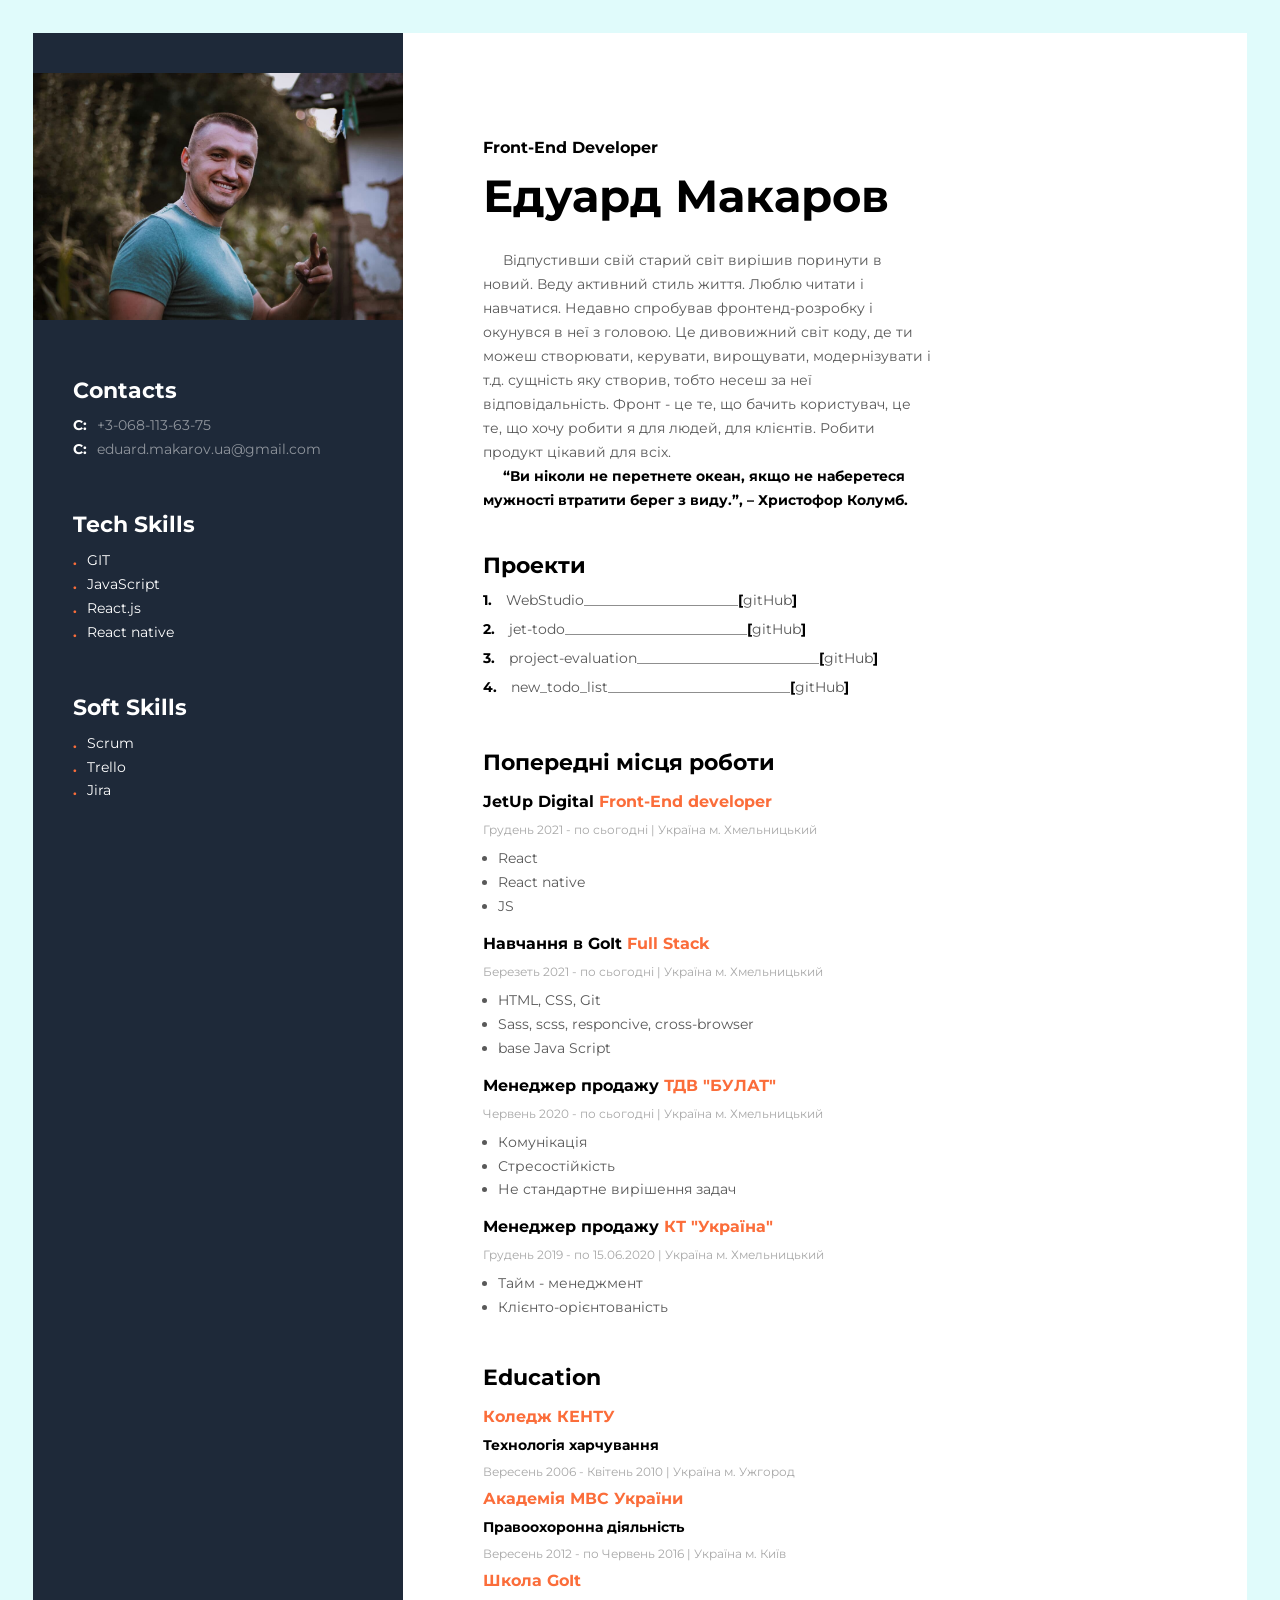
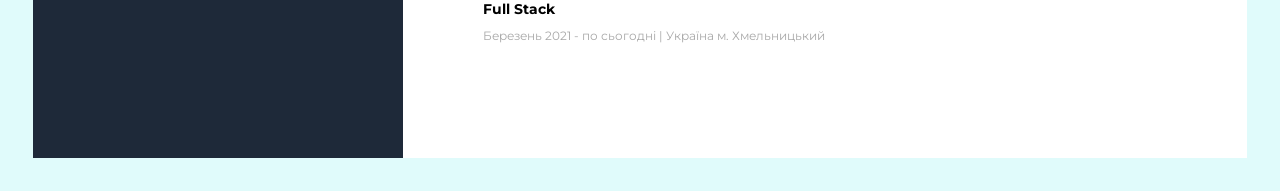
<file: index.html>
<!DOCTYPE html>
<html lang="en">
  <head>
    <meta charset="UTF-8" />
    <meta name="viewport" content="width=device-width, initial-scale=1.0" />
    <title>my resume</title>
    <link rel="preconnect" href="https://fonts.gstatic.com" />
    <link
      href="https://fonts.googleapis.com/css2?family=Montserrat:wght@400;700&display=swap"
      rel="stylesheet"
    />
    <link rel="stylesheet" href="./css/main.css" />
  </head>
  <body>
    <div class="main_conteiner">
      <div class="main-content">
        <section class="about">
          <h3 class="about__profession-title title-third">
            Front-End Developer
          </h3>
          <h1 class="about__name-title">Едуард Макаров</h1>
          <p class="about__content">
            Відпустивши свій старий світ вирішив поринути в новий. Веду активний
            стиль життя. Люблю читати і навчатися. Недавно спробував
            фронтенд-розробку і окунувся в неї з головою. Це дивовижний світ
            коду, де ти можеш створювати, керувати, вирощувати, модернізувати і
            т.д. сущність яку створив, тобто несеш за неї відповідальність.
            Фронт - це те, що бачить користувач, це те, що хочу робити я для
            людей, для клієнтів. Робити продукт цікавий для всіх.
            <span class="quote"
              >“Ви ніколи не перетнете океан, якщо не наберетеся мужності
              втратити берег з виду.”, – Христофор Колумб.</span
            >
          </p>
        </section>
        <section class="projects">
          <h2 class="pojects__title title-secondary">Проекти</h2>
          <ol class="projects__works-list">
            <li class="projects__item">
              <a
                href="https://grifon23.github.io/goit-markup-hw-08/"
                class="projects__link link"
                >WebStudio<span class="line">______________________</span
                ><span class="symbol">[</span
                ><a
                  class="projects__link link"
                  href="https://github.com/grifon23/goit-markup-hw-08"
                  >gitHub</a
                ><span class="symbol">]</span></a
              >
            </li>
            <li class="projects__item">
              <a
                href="https://grifon23.github.io/jet-todo/"
                class="projects__link link"
                >jet-todo<span class="line">__________________________</span
                ><span class="symbol">[</span
                ><a
                  class="projects__link link"
                  href="https://github.com/grifon23/jet-todo"
                  >gitHub</a
                ><span class="symbol">]</span></a
              >
            </li>
            <!-- xxxxxx -->
            <li class="projects__item">
              <a
                href="https://grifon23.github.io/project-evaluation/"
                class="projects__link link"
                >project-evaluation<span class="line"
                  >__________________________</span
                ><span class="symbol">[</span
                ><a
                  class="projects__link link"
                  href="https://github.com/grifon23/project-evaluation"
                  >gitHub</a
                ><span class="symbol">]</span></a
              >
            </li>
            <!-- xxxxxx -->
            <li class="projects__item">
              <a
                href="https://grifon23.github.io/-new_todo_list/"
                class="projects__link link"
                >new_todo_list<span class="line"
                  >__________________________</span
                ><span class="symbol">[</span
                ><a
                  class="projects__link link"
                  href="https://github.com/grifon23/-new_todo_list"
                  >gitHub</a
                ><span class="symbol">]</span></a
              >
            </li>
          </ol>
        </section>
        <section class="experience">
          <h2 class="experience__title title-secondary">
            Попередні місця роботи
          </h2>
          <div>
            <h3 class="experience__title-post title-third">
              JetUp Digital<span class="change-words">
                Front-End developer</span
              >
            </h3>
            <p class="experience__date">
              Грудень 2021 - по сьогодні | Україна м. Хмельницький
            </p>
            <ul class="experience__list">
              <li class="experience__item">
                <p class="experience__content">React</p>
              </li>
              <li class="experience__item">
                <p class="experience__content">React native</p>
              </li>
              <li class="experience__item">
                <p class="experience__content">JS</p>
              </li>
            </ul>
          </div>
          <div>
            <h3 class="experience__title-post title-third">
              Навчання в GoIt <span class="change-words">Full Stack</span>
            </h3>
            <p class="experience__date">
              Березеть 2021 - по сьогодні | Україна м. Хмельницький
            </p>
            <ul class="experience__list">
              <li class="experience__item">
                <p class="experience__content">HTML, CSS, Git</p>
              </li>
              <li class="experience__item">
                <p class="experience__content">
                  Sass, scss, responcive, cross-browser
                </p>
              </li>
              <li class="experience__item">
                <p class="experience__content">base Java Script</p>
              </li>
            </ul>
          </div>

          <h3 class="experience__title-post title-third">
            Менеджер продажу <span class="change-words">ТДВ "БУЛАТ"</span>
          </h3>
          <p class="experience__date">
            Червень 2020 - по сьогодні | Україна м. Хмельницький
          </p>
          <ul class="experience__list">
            <li class="experience__item">
              <p class="experience__content">Комунікація</p>
            </li>
            <li class="experience__item">
              <p class="experience__content">Стресостійкість</p>
            </li>
            <li class="experience__item">
              <p class="experience__content">Не стандартне вирішення задач</p>
            </li>
          </ul>
          <h3 class="experience__title-post title-third">
            Менеджер продажу <span class="change-words">КТ "Україна"</span>
          </h3>
          <p class="experience__date">
            Грудень 2019 - по 15.06.2020 | Україна м. Хмельницький
          </p>
          <ul class="experience__list">
            <li class="experience__item">
              <p class="experience__content">Тайм - менеджмент</p>
            </li>
            <li class="experience__item">
              <p class="experience__content">Клієнто-орієнтованість</p>
            </li>
          </ul>
        </section>
        <section class="education">
          <h2 class="education__title title-secondary">Education</h2>
          <ul class="decoration-none education__list">
            <li>
              <p class="education__university">Коледж КЕНТУ</p>
              <p class="education__profession">Технологія харчування</p>
              <p class="experience__date">
                Вересень 2006 - Квітень 2010 | Україна м. Ужгород
              </p>
            </li>
            <li>
              <p class="education__university">Академія МВС України</p>
              <p class="education__profession">Правоохоронна діяльність</p>
              <p class="experience__date">
                Вересень 2012 - по Червень 2016 | Україна м. Київ
              </p>
            </li>
            <li>
              <p class="education__university">Школа GoIt</p>
              <p class="education__profession">Full Stack</p>
              <p class="experience__date">
                Березень 2021 - по сьогодні | Україна м. Хмельницький
              </p>
            </li>
          </ul>
        </section>
      </div>
      <aside class="aside-bar">
        <img src="./foto/myFoto.jpg" alt="Eduard Makarov" width="370" />
        <section class="contacts">
          <h2 class="contacts__title title-secondary title-secondary--white">
            Contacts
          </h2>
          <ul class="contacts__list decoration-none">
            <li>
              <span class="contacts__symbol">C:</span
              ><a class="contacts__link link" href="tel:+30681136375"
                >+3-068-113-63-75</a
              >
            </li>
            <li>
              <span class="contacts__symbol">C:</span
              ><a
                class="contacts__link link"
                href="mailto:shuklin.eduard@gmail.com"
                >eduard.makarov.ua@gmail.com</a
              >
            </li>
          </ul>
        </section>
        <section class="tech-skill">
          <h2 class="tech-skill__title title-secondary title-secondary--white">
            Tech Skills
          </h2>
          <ul class="tech-skill_-list">
            <li class="tech-skill__item">
              <p class="tech-skill__content">GIT</p>
            </li>
            <li class="tech-skill__item">
              <p class="tech-skill__content">JavaScript</p>
            </li>
            <li class="tech-skill__item">
              <p class="tech-skill__content">React.js</p>
            </li>
            <li class="tech-skill__item">
              <p class="tech-skill__content">React native</p>
            </li>
          </ul>
        </section>
        <section class="soft-skills">
          <h2 class="soft-skills__title title-secondary title-secondary--white">
            Soft Skills
          </h2>
          <ul class="soft-skills__list">
            <li class="soft-skills__item">
              <p class="soft-skills__content">Scrum</p>
            </li>
            <li class="soft-skills__item">
              <p class="soft-skills__content">Trello</p>
            </li>
            <li class="soft-skills__item">
              <p class="soft-skills__content">Jira</p>
            </li>
          </ul>
        </section>
      </aside>
    </div>
  </body>
</html>
</file>
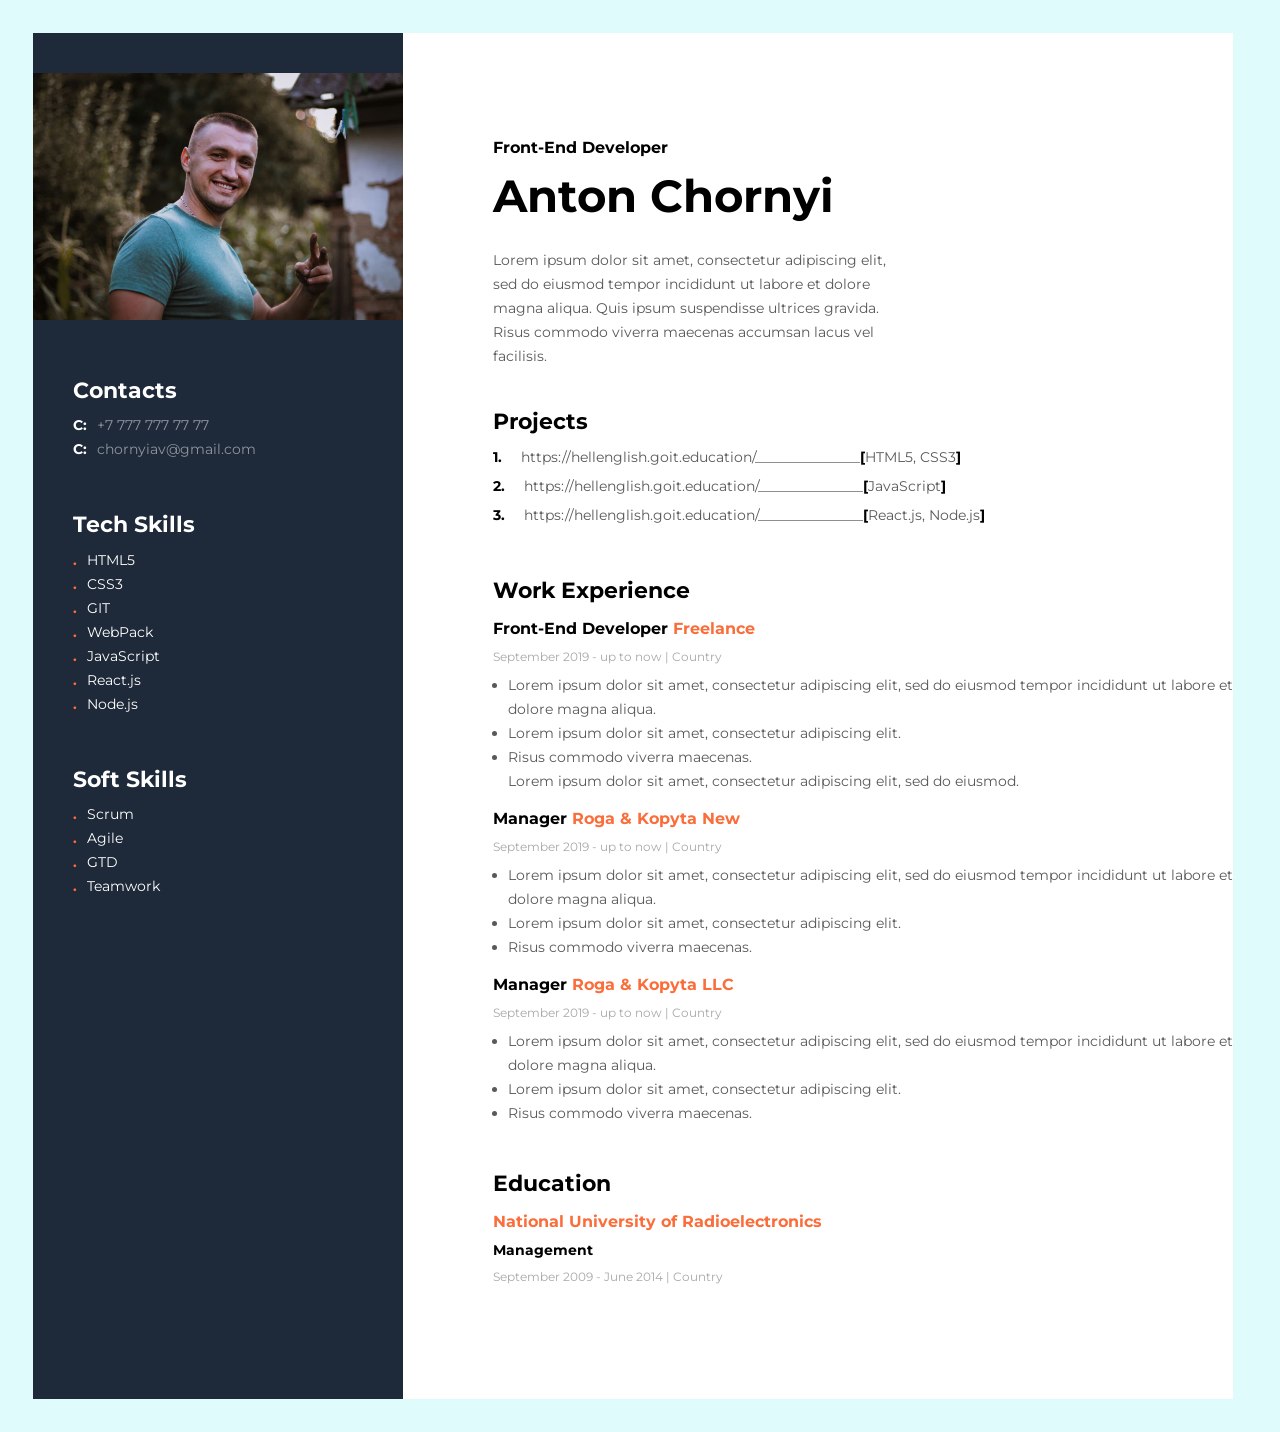
<file: my resume/index.html>
<!DOCTYPE html>
<html lang="en">
  <head>
    <meta charset="UTF-8" />
    <meta name="viewport" content="width=device-width, initial-scale=1.0" />
    <title>my resume</title>
    <link rel="preconnect" href="https://fonts.gstatic.com" />
    <link
      href="https://fonts.googleapis.com/css2?family=Montserrat:wght@400;700&display=swap"
      rel="stylesheet"
    />
    <link rel="stylesheet" href="./css/main.css"/>
  </head>
  <body>
    <div class="main_conteiner">
      <div class="main-content">
        <section class="about">
      <h3 class="about__profession-title title-third">Front-End Developer</h3>
      <h1 class="about__name-title">Anton Chornyi</h1>
      <p class="about__content">
        Lorem ipsum dolor sit amet, consectetur adipiscing elit, sed do eiusmod
        tempor incididunt ut labore et dolore magna aliqua. Quis ipsum
        suspendisse ultrices gravida. Risus commodo viverra maecenas accumsan
        lacus vel facilisis.
      </p>
    </section>
    <section class="projects">
      <h2 class="pojects__title title-secondary">Projects</h2>
      <ol class="projects__works-list">
        <li class="projects__item">
          <a href="" class="projects__link link"
            >https://hellenglish.goit.education/<span class="line">_______________</span><span class="symbol">[</span>HTML5, CSS3<span class="symbol">]</span></a
            
          >
        </li>
        <li class="projects__item">
          <a href="" class="projects__link link"
            >https://hellenglish.goit.education/<span class="line">_______________</span><span class="symbol">[</span>JavaScript<span class="symbol">]</span></a
          >
        </li>
        <li class="projects__item">
          <a href="" class="projects__link link"
            >https://hellenglish.goit.education/<span class="line">_______________</span><span class="symbol">[</span>React.js, Node.js<span class="symbol">]</span></a
          >
        </li>
      </ol>
    </section>
    <section class="experience">
      <h2 class="experience__title title-secondary">Work Experience</h2>
      <h3 class="experience__title-post title-third">Front-End Developer <span class="change-words">Freelance</span>  </h3>
      <p class="experience__date">September 2019 - up to now | Country</p>
      <ul class="experience__list">
        <li class="experience__item">
          <p class="experience__content">
            Lorem ipsum dolor sit amet, consectetur adipiscing elit, sed do eiusmod tempor incididunt ut labore et dolore magna aliqua. 
          </p>
        </li>
        <li class="experience__item">
          <p  class="experience__content">
            Lorem ipsum dolor sit amet, consectetur adipiscing elit.
          </p>
        </li>
        <li class="experience__item">
          <p  class="experience__content">
            Risus commodo viverra maecenas. 
          </p>
        </li>
        <l class="experience__item">
          <p  class="experience__content">
            Lorem ipsum dolor sit amet, consectetur adipiscing elit, sed do eiusmod. 
          </p>
        </li>
      </ul>
      <h3 class="experience__title-post title-third">Manager <span class="change-words">Roga & Kopyta New</span> </h3>
      <p class="experience__date">September 2019 - up to now | Country</p>
       <ul class="experience__list">
        <li class="experience__item">
          <p class="experience__content">
            Lorem ipsum dolor sit amet, consectetur adipiscing elit, sed do eiusmod tempor incididunt ut labore et dolore magna aliqua. 
          </p>
        </li>
        <li class="experience__item">
          <p  class="experience__content">
            Lorem ipsum dolor sit amet, consectetur adipiscing elit.
          </p>
        </li>
        <li class="experience__item">
          <p  class="experience__content">
            Risus commodo viverra maecenas. 
          </p>
        </li>
      </ul>
      <h3 class="experience__title-post title-third">Manager  <span class="change-words">Roga & Kopyta LLC</span></h3>
      <p class="experience__date">September 2019 - up to now | Country</p>
       <ul class="experience__list">
        <li class="experience__item">
          <p class="experience__content">
            Lorem ipsum dolor sit amet, consectetur adipiscing elit, sed do eiusmod tempor incididunt ut labore et dolore magna aliqua. 
          </p>
        </li>
        <li class="experience__item">
          <p  class="experience__content">
            Lorem ipsum dolor sit amet, consectetur adipiscing elit.
          </p>
        </li>
        <li class="experience__item">
          <p  class="experience__content">
            Risus commodo viverra maecenas. 
          </p>
        </li>
      </ul>
    </section>
    <section class="education">
      <h2 class="education__title title-secondary">Education</h2>
      <p class="education__university">National University of Radioelectronics</p>
      <p class="education__profession">Management</p>
      <p class="experience__date">September 2009 - June 2014   |   Country</p>
    </section>


      </div>
  <aside class="aside-bar">
      <img  src="./foto/myFoto.jpg" alt="Eduard Makarov" width = "370">
      <section class="contacts">
        <h2 class="contacts__title title-secondary title-secondary--white">
          Contacts
        </h2>
        <ul class="contacts__list decoration-none">
          <li>
            <span class="contacts__symbol">C:</span><a class="contacts__link link" href="tel:+7 777 777 77 77">+7 777 777 77 77</a>
          </li>
          <li> <span class="contacts__symbol">C:</span><a class="contacts__link link" href="mailto:chornyiav@gmail.com">chornyiav@gmail.com</a></li>
        </ul>
      </section>
      <section class="tech-skill">
        <h2 class="tech-skill__title title-secondary title-secondary--white">Tech Skills</h2>
        <ul class="tech-skill_-list">
          <li class="tech-skill__item">
            <p class="tech-skill__content">
              HTML5
            </p>
          </li>
          <li class="tech-skill__item">
            <p class="tech-skill__content">
CSS3
            </p>
          </li>
          <li class="tech-skill__item">
            <p class="tech-skill__content">
GIT
            </p>
          </li>
          <li class="tech-skill__item">
            <p class="tech-skill__content">
WebPack
            </p>
          </li>
          <li class="tech-skill__item">
            <p class="tech-skill__content">
JavaScript
            </p>
          </li>
          <li class="tech-skill__item">
            <p class="tech-skill__content">
React.js
            </p>
          </li>
          <li class="tech-skill__item">
            <p class="tech-skill__content">
Node.js
            </p>
          </li>
        </ul>
      </section>
      <section class="soft-skills">
        <h2 class="soft-skills__title title-secondary title-secondary--white">Soft Skills</h2>
        <ul class="soft-skills__list">
          <li class="soft-skills__item">
            <p class="soft-skills__content">
              Scrum
            </p>
          </li>
          <li class="soft-skills__item">
            <p class="soft-skills__content">
              Agile
            </p>
          </li>
          <li class="soft-skills__item">
            <p class="soft-skills__content">
              GTD
            </p>
          </li>
          <li class="soft-skills__item">
            <p class="soft-skills__content">
              Teamwork
            </p>
          </li>
        </ul>
      </section>
        </aside>
    </div>
   
  
  </body>
</html>
</file>
<file: css/main.css>
:root {
  --title-color: #000000;
  --content-color: #595959;
  --change-color: #fb6d3a;
  --white-color: #ffffff;
  --date-color: #a8a8a8;
  --aside-bar: #1e2939;
}

h1,
h2,
h3,
p,
ol,
ul {
  margin-top: 0px;
  margin-bottom: 0px;
}
.link {
  text-decoration: none;
  margin-top: 0px;
  margin-bottom: 0px;
}
.decoration-none {
  list-style-type: none;
}
body {
  font-family: "Montserrat", sans-serif;
  font-style: normal;
  font-weight: normal;
  font-size: 14px;
  line-height: 1.71;

  color: var(--content-color);

  background-color: #15e7e721;
  padding: 25px;
}

.main_conteiner {
  display: flex;
  flex-direction: row-reverse;
  /* width: 1200px; */

  background-color: var(--white-color);
}
.title-secondary {
  font-weight: bold;
  font-size: 22px;
  line-height: 1.22;

  color: var(--title-color);
}
.title-secondary--white {
  color: var(--white-color);
}
.title-third {
  margin-bottom: 10px;

  font-weight: bold;
  font-size: 16px;
  line-height: 1.25;

  color: var(--title-color);
}
/* main_content_section */
.main-content {
  margin: 105px 40px 105px 80px;
  width: 60%;
}
/* about me section */
.about {
  max-width: 450px;
  margin-bottom: 40px;
}

.about__name-title {
  margin-bottom: 25px;

  font-weight: bold;
  font-size: 45px;
  line-height: 1.25;

  color: var(--title-color);
}
.about__content {
  text-indent: 20px;
  font-weight: normal;
  font-size: 14px;
  line-height: 1.71;

  color: var(--content-color);
}

.quote {
  display: block;
  text-indent: 20px;
  font-weight: bold;
  font-size: 14px;
  line-height: 1.71;
  color: var(--title-color);
}
/* projects */
.projects {
  margin-bottom: 50px;
}
.pojects__title {
  margin-bottom: 10px;
}
.projects__works-list {
  padding-left: 0px;
  list-style-type: none;
  counter-reset: num;
}
.projects__item::before {
  content: counter(num) ". ";
  counter-increment: num;
  margin-right: 10px;

  font-weight: bold;
  color: var(--title-color);
}

.projects__item {
  margin-bottom: 5px;
}
.projects__link {
  font-weight: normal;
  font-size: 14px;
  line-height: 1.71;

  color: var(--content-color);
}
.symbol {
  font-weight: bold;
  color: var(--title-color);
}
/* Work Experience */
.experience {
  margin-bottom: 45px;
}
.experience__title {
  margin-bottom: 15px;
}

.change-words {
  color: var(--change-color);
}
.experience__date {
  margin-bottom: 10px;

  font-weight: normal;
  font-size: 12px;
  line-height: 1.25;

  color: var(--date-color);
}
.experience__list {
  padding-left: 15px;
  margin-bottom: 15px;
}
/* education */
.education__title {
  margin-bottom: 15px;
}

.education__university {
  margin-bottom: 10px;

  font-weight: bold;
  font-size: 16px;
  line-height: 20px;

  color: var(--change-color);
}
.education__profession {
  margin-bottom: 10px;

  font-weight: bold;
  font-size: 14px;
  line-height: 1.21;

  color: var(--title-color);
}
.education__list {
  padding-left: 0px;
}
/* aside-bar */
.aside-bar {
  padding-top: 40px;
  background-color: var(--aside-bar);
}
/* contacts */
.contacts {
  margin: 50px 0 50px 40px;
}
.contacts__title {
  margin-bottom: 10px;
}

.contacts__list {
  padding: 0px;
}
.contacts__symbol {
  margin-right: 10px;

  font-weight: bold;
  font-size: 14px;
  line-height: 1.71;

  color: var(--white-color);
}
.contacts__link {
  font-weight: normal;
  font-size: 14px;
  line-height: 1.71;

  color: var(--white-color);
  opacity: 0.5;
}
/* tech-skill */
.tech-skill {
  margin-left: 40px;
  margin-bottom: 50px;
}

.tech-skill__title {
  margin-bottom: 10px;
}
.tech-skill__content {
  font-size: 14px;
  line-height: 1.71;

  color: var(--white-color);
}
.tech-skill_-list {
  list-style-type: none;
  padding: 0px;
}
.tech-skill__item {
  display: flex;
}
.tech-skill__item::before {
  content: ".";

  font-weight: bold;
  color: var(--change-color);
  padding-right: 10px;
}
/* soft-skills */
.soft-skills {
  margin-left: 40px;
}
.soft-skills__title {
  margin-bottom: 10px;
}
.soft-skills__list {
  padding: 0px;
  list-style-type: none;
}
.soft-skills__item {
  display: flex;
  font-size: 14px;
  line-height: 1.71;

  color: var(--white-color);
}
.soft-skills__item::before {
  content: ".";

  font-weight: bold;
  color: var(--change-color);
  padding-right: 10px;
}
</file>
<file: my resume/css/main.css>
:root {
  --title-color: #000000;
  --content-color: #595959;
  --change-color: #fb6d3a;
  --white-color: #ffffff;
  --date-color: #a8a8a8;
  --aside-bar: #1e2939;
}

h1,
h2,
h3,
p,
ol,
ul {
  margin-top: 0px;
  margin-bottom: 0px;
}
.link {
  text-decoration: none;
  margin-top: 0px;
  margin-bottom: 0px;
}
.decoration-none {
  list-style-type: none;
}
body {
  font-family: "Montserrat", sans-serif;
  font-style: normal;
  font-weight: normal;
  font-size: 14px;
  line-height: 1.71;

  color: var(--content-color);

  background-color: #15e7e721;
  padding: 25px;
}

.main_conteiner {
  display: flex;
  flex-direction: row-reverse;
  width: 1200px;

  background-color: var(--white-color);
}
.title-secondary {
  font-weight: bold;
  font-size: 22px;
  line-height: 1.22;

  color: var(--title-color);
}
.title-secondary--white {
  color: var(--white-color);
}
.title-third {
  margin-bottom: 10px;

  font-weight: bold;
  font-size: 16px;
  line-height: 1.25;

  color: var(--title-color);
}
/* main_content_section */
.main-content {
  margin: 105px 0 105px 90px;
}
/* about me section */
.about {
  max-width: 400px;
  margin-bottom: 40px;
}

.about__name-title {
  margin-bottom: 25px;

  font-weight: bold;
  font-size: 45px;
  line-height: 1.25;

  color: var(--title-color);
}
.about__content {
  font-weight: normal;
  font-size: 14px;
  line-height: 1.71;

  color: var(--content-color);
}
/* projects */
.projects {
  margin-bottom: 50px;
}
.pojects__title {
  margin-bottom: 10px;
}
.projects__works-list {
  padding-left: 0px;
  list-style-type: none;
  counter-reset: num;
}
.projects__item::before {
  content: counter(num) ". ";
  counter-increment: num;
  margin-right: 15px;

  font-weight: bold;
  color: var(--title-color);
}

.projects__item {
  margin-bottom: 5px;
}
.projects__link {
  font-weight: normal;
  font-size: 14px;
  line-height: 1.71;

  color: var(--content-color);
}
.symbol {
  font-weight: bold;
  color: var(--title-color);
}
/* Work Experience */
.experience {
  margin-bottom: 45px;
}
.experience__title {
  margin-bottom: 15px;
}

.change-words {
  color: var(--change-color);
}
.experience__date {
  margin-bottom: 10px;

  font-weight: normal;
  font-size: 12px;
  line-height: 1.25;

  color: var(--date-color);
}
.experience__list {
  padding-left: 15px;
  margin-bottom: 15px;
}
/* education */
.education__title {
  margin-bottom: 15px;
}

.education__university {
  margin-bottom: 10px;

  font-weight: bold;
  font-size: 16px;
  line-height: 20px;

  color: var(--change-color);
}
.education__profession {
  margin-bottom: 10px;

  font-weight: bold;
  font-size: 14px;
  line-height: 1.21;

  color: var(--title-color);
}
/* aside-bar */
.aside-bar {
  padding-top: 40px;
  background-color: var(--aside-bar);
}
/* contacts */
.contacts {
  margin: 50px 0 50px 40px;
}
.contacts__title {
  margin-bottom: 10px;
}

.contacts__list {
  padding: 0px;
}
.contacts__symbol {
  margin-right: 10px;

  font-weight: bold;
  font-size: 14px;
  line-height: 1.71;

  color: var(--white-color);
}
.contacts__link {
  font-weight: normal;
  font-size: 14px;
  line-height: 1.71;

  color: var(--white-color);
  opacity: 0.5;
}
/* tech-skill */
.tech-skill {
  margin-left: 40px;
  margin-bottom: 50px;
}

.tech-skill__title {
  margin-bottom: 10px;
}
.tech-skill__content {
  font-size: 14px;
  line-height: 1.71;

  color: var(--white-color);
}
.tech-skill_-list {
  list-style-type: none;
  padding: 0px;
}
.tech-skill__item {
  display: flex;
}
.tech-skill__item::before {
  content: ".";

  font-weight: bold;
  color: var(--change-color);
  padding-right: 10px;
}
/* soft-skills */
.soft-skills {
  margin-left: 40px;
}
.soft-skills__title {
  margin-bottom: 10px;
}
.soft-skills__list {
  padding: 0px;
  list-style-type: none;
}
.soft-skills__item {
  display: flex;
  font-size: 14px;
  line-height: 1.71;

  color: var(--white-color);
}
.soft-skills__item::before {
  content: ".";

  font-weight: bold;
  color: var(--change-color);
  padding-right: 10px;
}
</file>
